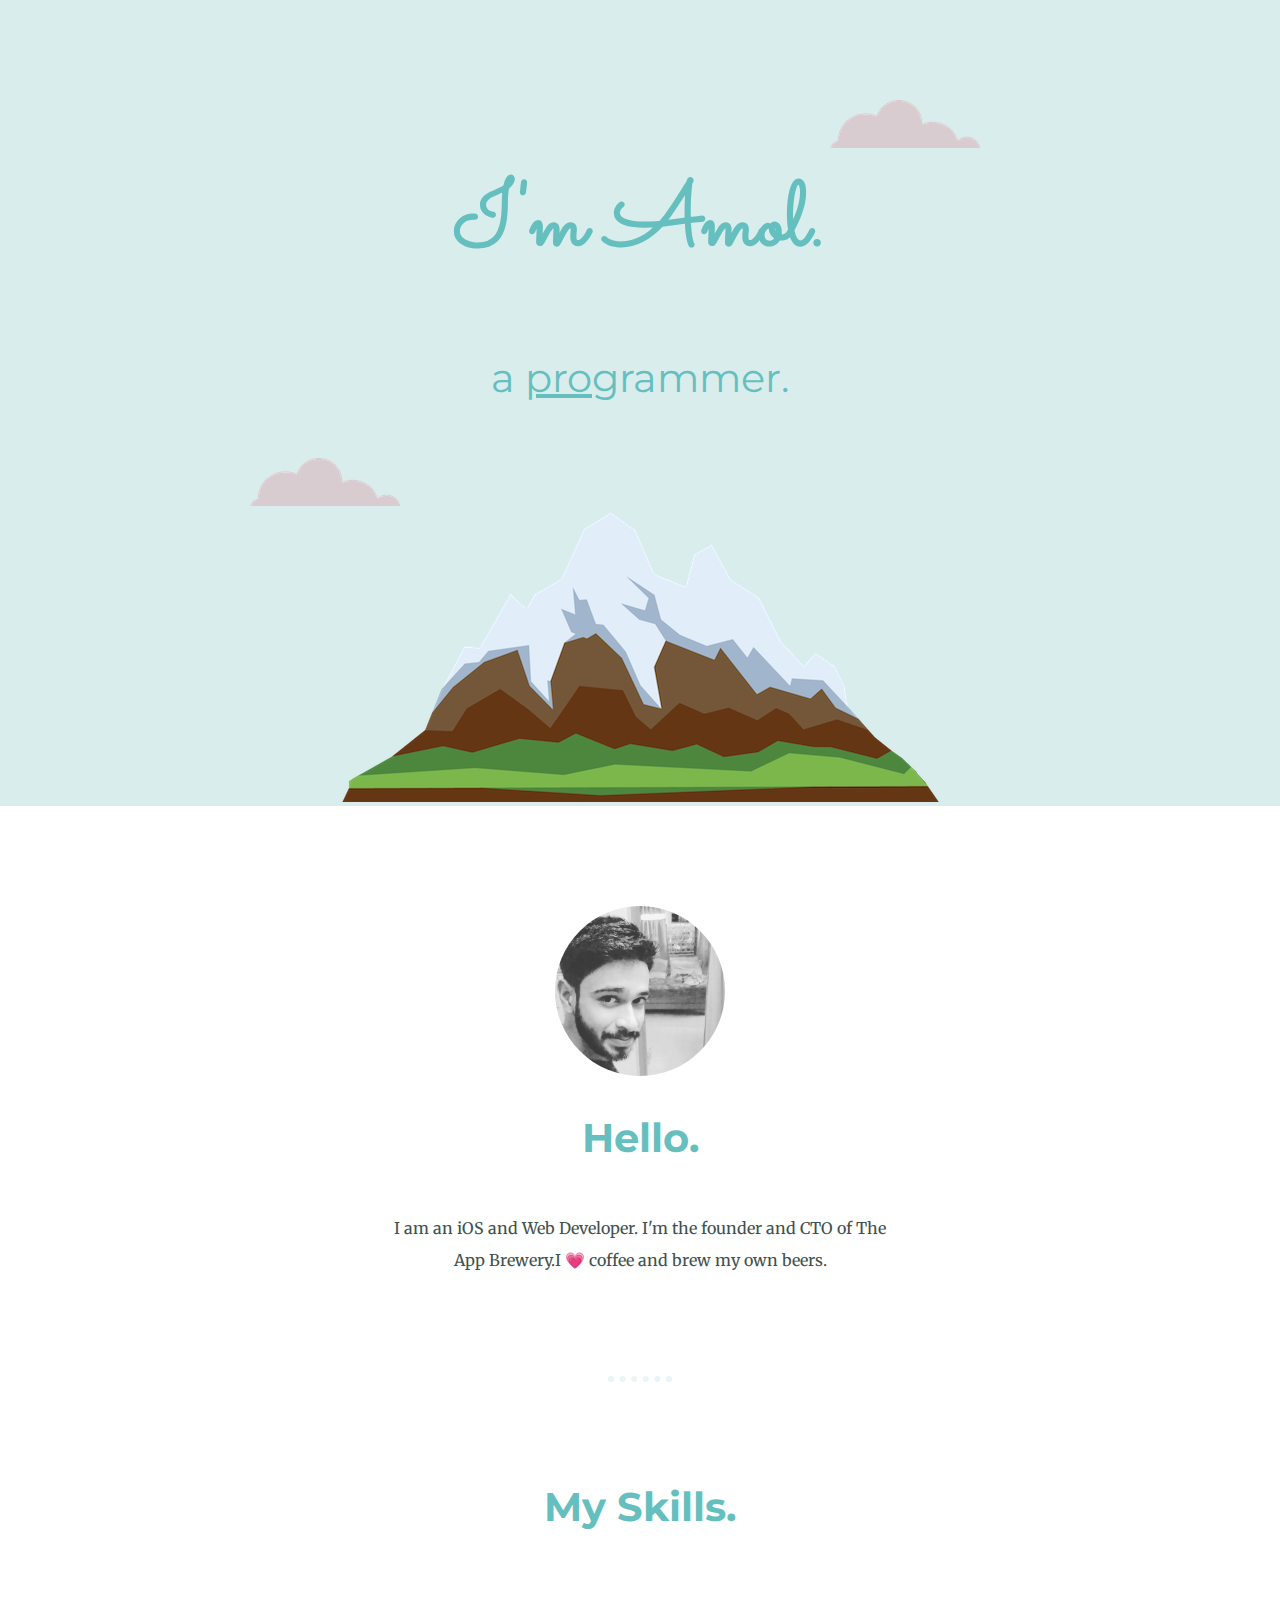
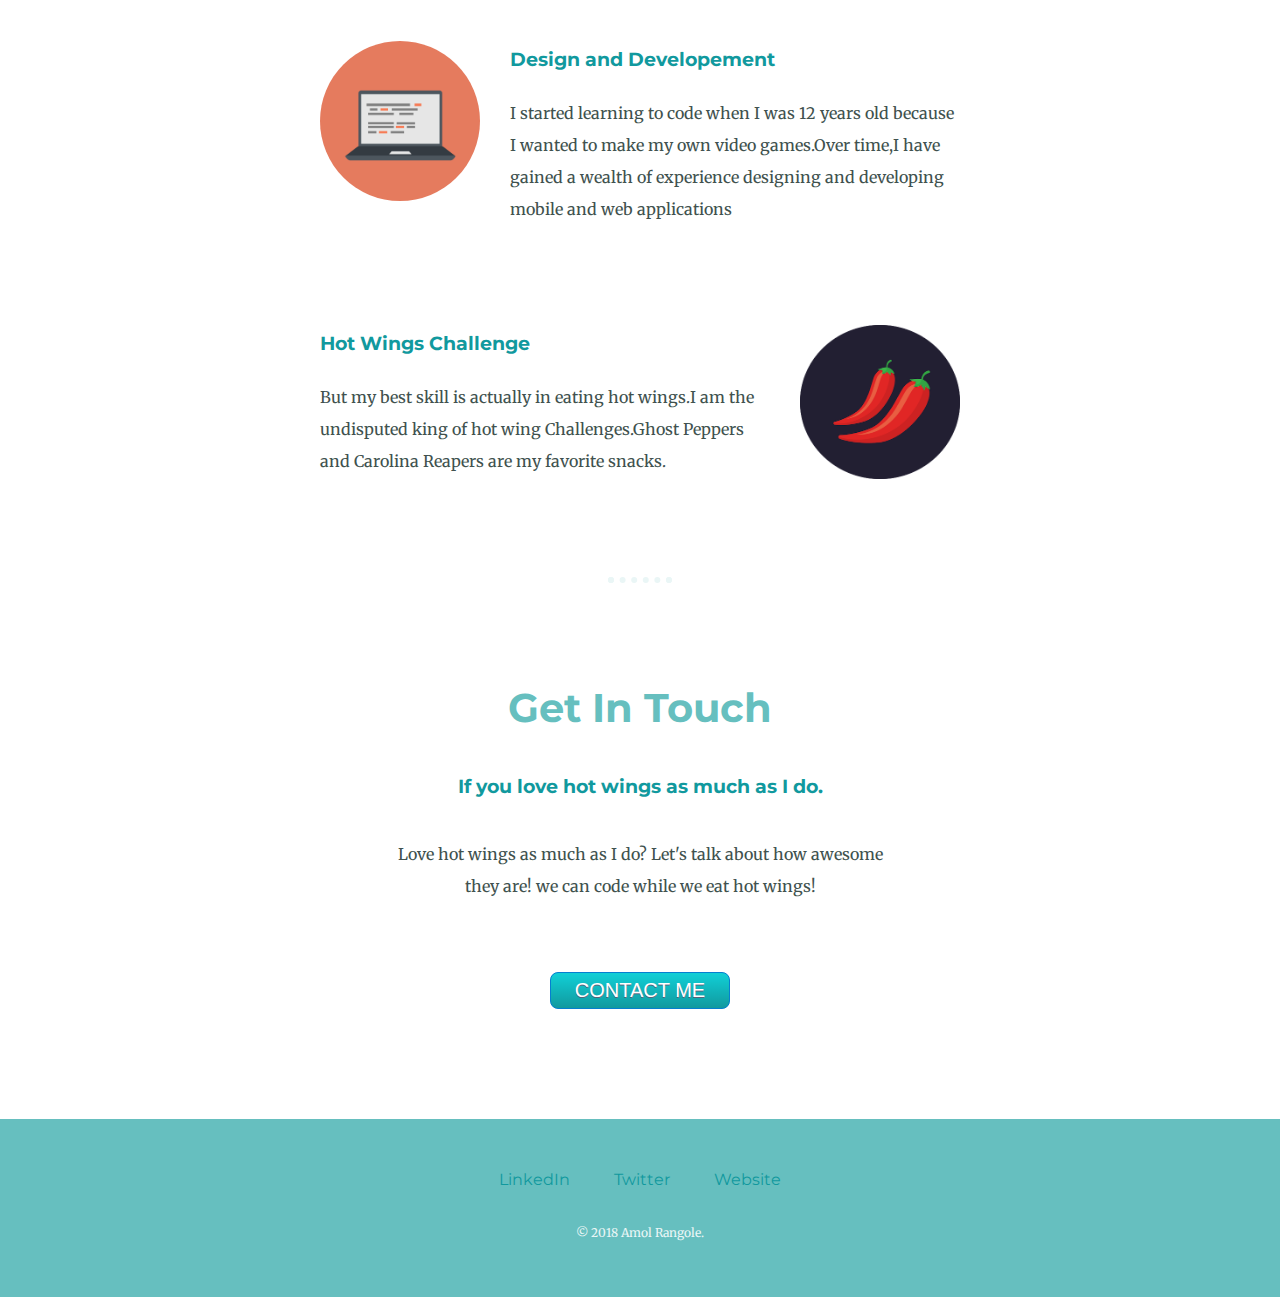
<file: index.html>
<!DOCTYPE html>
<html lang="en" dir="ltr">
  <head>
    <meta charset="utf-8">
    <title>Amol's Personal Website</title>
    <link rel="stylesheet" href="CSS/styles.css">
    <link rel="icon" href="favicon.ico">
    <link href="https://fonts.googleapis.com/css?family=Merriweather|Montserrat|

Sacramento&display=swap" rel="stylesheet">
  </head>
  <body>
    <div class="top-container">
      <img class="top-cloud"src="images/cloud.png" alt="cloud-img">
      <h1>I'm Amol.</h1>
      <h2 class="weight" >a <span class="pro">pro</span>grammer.</h2>
      <img class="bottom-cloud"src="images/cloud.png" alt="cloud-img">
      <img src="images/mountain.png" alt="mountain-img">
    </div>
    <div class="middle-container">
      <div class="profile">
        <img class="profile-img" src="images/amol.jpg" alt="profile-pic" height="170" width="170">
        <h2>Hello.</h2>
        <p class="intro" >I am an iOS and Web Developer. I'm the founder and CTO of The App Brewery.I 💗 coffee and brew my own beers.</p>
      </div>
      <hr>

      <div class="skills">
        <h2>My Skills.</h2>
        <div class="skill-row">
          <img class="computer-image" src="images/computer.png" alt="skill-gif">
          <h3>Design and Developement</h3>
          <p>I started learning to code when I was 12 years old because I wanted to make my own video games.Over time,I have gained a wealth of experience designing and developing mobile and web applications</p>
        </div>
        <div class="skill-row">
          <img class="chilli-image" src="images/chillies.png" alt="chilly-image">
          <h3>Hot Wings Challenge</h3>
          <p>But my best skill is actually in eating hot wings.I am the undisputed king of hot wing Challenges.Ghost Peppers and Carolina Reapers are my favorite snacks.</p>
        </div>
      </div>
      <hr>
      <div class="contact-me">
        <h2>Get In Touch</h2>
        <h3>If you love hot wings as much as I do.</h3>
        <p class="contact-message" >Love hot wings as much as I do? Let's talk about how awesome they are! we can code while we eat hot wings!</p>
        <a href="amolrangole101@gmail.com" class="myButton" >CONTACT ME</a>
      </div>
    </div>


    <div class="bottom-container">
      <a target="_blank" class="footer-link" href="https://www.linkedin.com/">LinkedIn</a>
      <a target="_blank" class="footer-link" href="https://twitter.com/">Twitter</a>
      <a target="_blank" class="footer-link" href="https://www.appbrewery.co/">Website</a>
      <p class="copy-write">© 2018 Amol Rangole.</p>
    </div>



  </body>
</html>
</file>
<file: CSS/styles.css>
body {
  color: #40514E;
  margin: 0;
  text-align: center;
  font-family: 'Merriweather', serif;
}

h1 {
  font-size: 5.625rem;
  margin-top: 50px auto 0 auto;
  font-family: 'Sacramento', cursive;
  color: #66BFBF;
}
h2 {
  font-size: 2.5rem;
  font-family: 'Montserrat', sans-serif;
  color: #66BFBF;
  padding-bottom: 10px;
}
h3 {
  color: #11999E;
  font-family: 'Montserrat', sans-serif;
}

p {
  line-height: 2;
}
hr {
  border: dotted #EAF6F6 6px;
  border-bottom: none;
  width: 4%;
  margin: 100px auto;
}
a {
  color: #11999E;
  font-family: 'Montserrat', sans-serif;
  margin: 10px 20px;
  text-decoration: none;
}
a:hover {
  color: #EAF6F6;
}
.weight {
  font-weight: normal;
}
.top-container {
  background-color: #d9eeec;
  position: relative;
  padding-top: 100px;

}
.pro {
  text-decoration: underline;
}

.intro {
  width: 40%;
  margin: 40px auto 60px;

}
.profile-img {
  border-radius: 200%;
}
.computer-image {
  border-radius: 50%;
  width: 25%;
  float: left;
  margin-right: 30px;
}
.chilli-image {
  width: 25%;
  float: right;
  margin-left: 30px;
}

.skill-row {
  width: 50%;
  margin: 100px auto 100px auto;
  text-align: left;
  line-height: 2;
}

.middle-container {
  margin: 100px 0;

}
.bottom-container {
  background-color: #66BFBF;
  padding: 50px 0 20px;
}

.top-cloud {
  position: absolute;
  right: 300px;
}


.bottom-cloud {
  position: absolute;
  left: 250px;
  bottom: 300px;
}

.contact-message {
  width: 40%;
  margin: 40px auto 60px;
}

.copy-write {
  color: #EAF6F6;
  font-size: 0.75rem;
  padding: 20px 0;
}
.myButton {
	background:-webkit-gradient(linear, left top, left bottom, color-stop(0.05, #11cdd4), color-stop(1, #11999e));
	background:-moz-linear-gradient(top, #11cdd4 5%, #11999e 100%);
	background:-webkit-linear-gradient(top, #11cdd4 5%, #11999e 100%);
	background:-o-linear-gradient(top, #11cdd4 5%, #11999e 100%);
	background:-ms-linear-gradient(top, #11cdd4 5%, #11999e 100%);
	background:linear-gradient(to bottom, #11cdd4 5%, #11999e 100%);
	filter:progid:DXImageTransform.Microsoft.gradient(startColorstr='#11cdd4', endColorstr='#11999e',GradientType=0);
	background-color:#11cdd4;
	-moz-border-radius:8px;
	-webkit-border-radius:8px;
	border-radius:8px;
	border:1px solid #057fd0;
	display:inline-block;
	cursor:pointer;
	color:#ffffff;
	font-family:Arial;
	font-size:20px;
	padding:6px 24px;
	text-decoration:none;
	text-shadow:0px 1px 0px #5b6178;
}
.myButton:hover {
	background:-webkit-gradient(linear, left top, left bottom, color-stop(0.05, #11999e), color-stop(1, #11cdd4));
	background:-moz-linear-gradient(top, #11999e 5%, #11cdd4 100%);
	background:-webkit-linear-gradient(top, #11999e 5%, #11cdd4 100%);
	background:-o-linear-gradient(top, #11999e 5%, #11cdd4 100%);
	background:-ms-linear-gradient(top, #11999e 5%, #11cdd4 100%);
	background:linear-gradient(to bottom, #11999e 5%, #11cdd4 100%);
	filter:progid:DXImageTransform.Microsoft.gradient(startColorstr='#11999e', endColorstr='#11cdd4',GradientType=0);
	background-color:#11999e;
}
.myButton:active {
	position:relative;
	top:1px;
}
</file>
